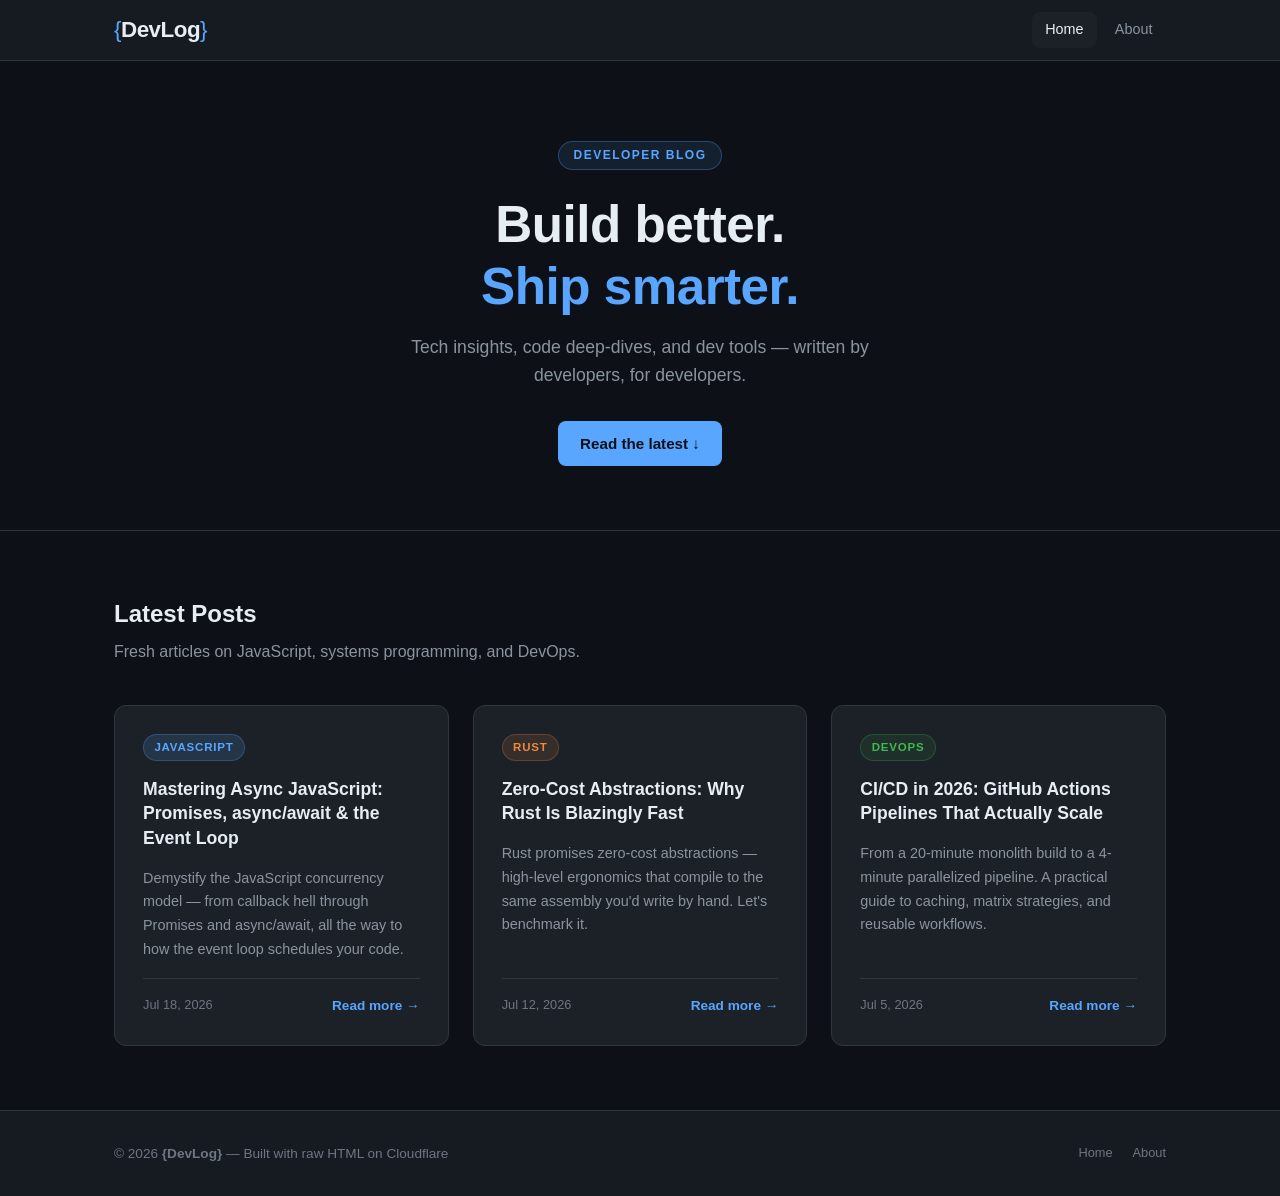
<file: index.html>
<!DOCTYPE html>
<html lang="en">
<head>
  <meta charset="UTF-8"/>
  <meta name="viewport" content="width=device-width,initial-scale=1.0"/>
  <meta name="description" content="DevLog — Tech insights, code deep-dives, and dev tools for modern developers."/>
  <title>DevLog — Developer Blog</title>
  <link rel="stylesheet" href="style.css"/>
</head>
<body>
  <header class="site-header">
    <div class="container nav-inner">
      <a href="index.html" class="logo"><span>{</span>DevLog<span>}</span></a>
      <nav>
        <a href="index.html" class="active">Home</a>
        <a href="about.html">About</a>
      </nav>
    </div>
  </header>

  <main>
    <section class="hero">
      <div class="container">
        <span class="hero-eyebrow">Developer Blog</span>
        <h1>Build better.<br/><span>Ship smarter.</span></h1>
        <p>Tech insights, code deep-dives, and dev tools — written by developers, for developers.</p>
        <a href="#posts" class="hero-cta">Read the latest ↓</a>
      </div>
    </section>

    <section class="posts-section" id="posts">
      <div class="container">
        <h2 class="section-title">Latest Posts</h2>
        <p class="section-sub">Fresh articles on JavaScript, systems programming, and DevOps.</p>
        <div class="post-grid">

          <article class="post-card">
            <span class="post-tag">JavaScript</span>
            <h2><a href="post-async-js.html">Mastering Async JavaScript: Promises, async/await &amp; the Event Loop</a></h2>
            <p class="post-excerpt">Demystify the JavaScript concurrency model — from callback hell through Promises and async/await, all the way to how the event loop schedules your code.</p>
            <div class="post-meta-row">
              <span>Jul 18, 2026</span>
              <a href="post-async-js.html" class="read-more">Read more →</a>
            </div>
          </article>

          <article class="post-card">
            <span class="post-tag rust">Rust</span>
            <h2><a href="#">Zero-Cost Abstractions: Why Rust Is Blazingly Fast</a></h2>
            <p class="post-excerpt">Rust promises zero-cost abstractions — high-level ergonomics that compile to the same assembly you'd write by hand. Let's benchmark it.</p>
            <div class="post-meta-row">
              <span>Jul 12, 2026</span>
              <a href="#" class="read-more">Read more →</a>
            </div>
          </article>

          <article class="post-card">
            <span class="post-tag devops">DevOps</span>
            <h2><a href="#">CI/CD in 2026: GitHub Actions Pipelines That Actually Scale</a></h2>
            <p class="post-excerpt">From a 20-minute monolith build to a 4-minute parallelized pipeline. A practical guide to caching, matrix strategies, and reusable workflows.</p>
            <div class="post-meta-row">
              <span>Jul 5, 2026</span>
              <a href="#" class="read-more">Read more →</a>
            </div>
          </article>

        </div>
      </div>
    </section>
  </main>

  <footer class="site-footer">
    <div class="container footer-inner">
      <div class="footer-left">© 2026 <strong>{DevLog}</strong> — Built with raw HTML on Cloudflare</div>
      <div class="footer-links">
        <a href="index.html">Home</a>
        <a href="about.html">About</a>
      </div>
    </div>
  </footer>
</body>
</html>
</file>
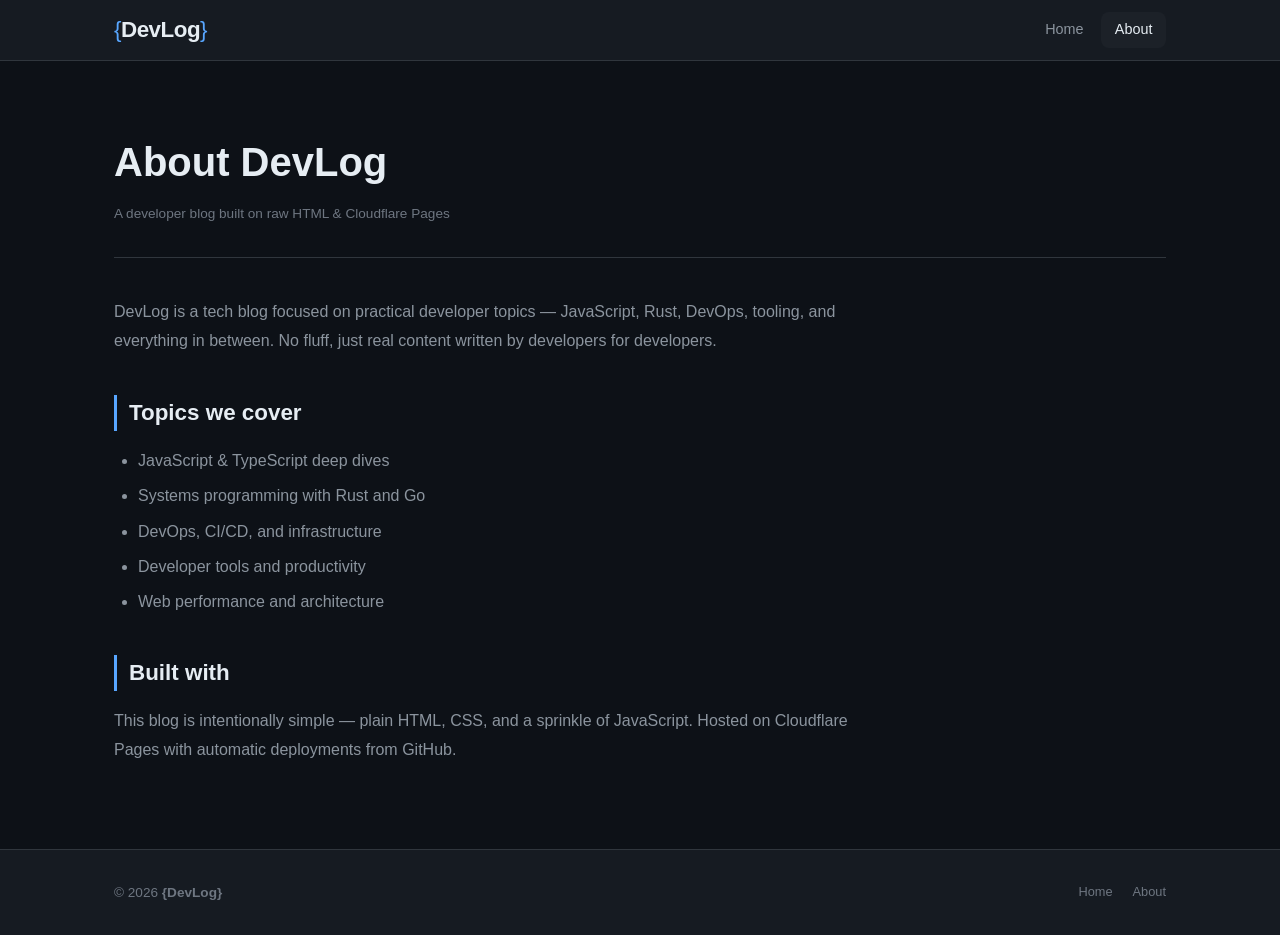
<file: about.html>
<!DOCTYPE html>
<html lang="en">
<head>
  <meta charset="UTF-8"/>
  <meta name="viewport" content="width=device-width,initial-scale=1.0"/>
  <title>About — DevLog</title>
  <link rel="stylesheet" href="style.css"/>
</head>
<body>
  <header class="site-header">
    <div class="container nav-inner">
      <a href="index.html" class="logo"><span>{</span>DevLog<span>}</span></a>
      <nav><a href="index.html">Home</a><a href="about.html" class="active">About</a></nav>
    </div>
  </header>
  <main>
    <section class="post-article">
      <div class="container">
        <div class="post-header">
          <h1>About DevLog</h1>
          <div class="post-header-meta"><span>A developer blog built on raw HTML &amp; Cloudflare Pages</span></div>
        </div>
        <div class="post-body">
          <p>DevLog is a tech blog focused on practical developer topics — JavaScript, Rust, DevOps, tooling, and everything in between. No fluff, just real content written by developers for developers.</p>
          <h2>Topics we cover</h2>
          <ul>
            <li>JavaScript &amp; TypeScript deep dives</li>
            <li>Systems programming with Rust and Go</li>
            <li>DevOps, CI/CD, and infrastructure</li>
            <li>Developer tools and productivity</li>
            <li>Web performance and architecture</li>
          </ul>
          <h2>Built with</h2>
          <p>This blog is intentionally simple — plain HTML, CSS, and a sprinkle of JavaScript. Hosted on Cloudflare Pages with automatic deployments from GitHub.</p>
        </div>
      </div>
    </section>
  </main>
  <footer class="site-footer">
    <div class="container footer-inner">
      <div class="footer-left">© 2026 <strong>{DevLog}</strong></div>
      <div class="footer-links"><a href="index.html">Home</a><a href="about.html">About</a></div>
    </div>
  </footer>
</body>
</html>
</file>
<file: style.css>
/* DevLog — Dark Theme */
*,*::before,*::after{box-sizing:border-box;margin:0;padding:0}
:root{
  --bg:#0d1117;--bg2:#161b22;--card:#1c2128;--border:#30363d;
  --txt:#e6edf3;--muted:#8b949e;--dimmed:#6e7681;
  --accent:#58a6ff;--accent2:#79b8ff;--accent-dim:rgba(88,166,255,.1);
  --tag:#58a6ff;--tag-bg:rgba(88,166,255,.15);
  --green:#3fb950;--red:#f85149;--yellow:#d29922;
  --r:8px;--r2:12px;
}
html{scroll-behavior:smooth}
body{font-family:-apple-system,BlinkMacSystemFont,"Segoe UI",Roboto,sans-serif;background:var(--bg);color:var(--txt);line-height:1.6;min-height:100vh;display:flex;flex-direction:column}
a{color:var(--accent);text-decoration:none;transition:color .2s}
a:hover{color:var(--accent2)}
img{max-width:100%;height:auto}
.container{max-width:1100px;margin:0 auto;padding:0 1.5rem}
main{flex:1}

/* Header */
.site-header{background:var(--bg2);border-bottom:1px solid var(--border);position:sticky;top:0;z-index:100}
.nav-inner{display:flex;align-items:center;justify-content:space-between;height:60px}
.logo{font-size:1.4rem;font-weight:700;color:var(--txt);letter-spacing:-.5px}
.logo span{color:var(--accent);font-weight:300}
.logo:hover{color:var(--accent)}
nav{display:flex;gap:.25rem}
nav a{color:var(--muted);font-size:.9rem;font-weight:500;padding:.4rem .85rem;border-radius:var(--r);transition:all .2s}
nav a:hover,nav a.active{color:var(--txt);background:var(--card)}

/* Hero */
.hero{padding:5rem 0 4rem;text-align:center;border-bottom:1px solid var(--border)}
.hero-eyebrow{display:inline-block;font-size:.75rem;font-weight:600;text-transform:uppercase;letter-spacing:1.5px;color:var(--accent);background:var(--accent-dim);border:1px solid rgba(88,166,255,.3);border-radius:999px;padding:.25rem .9rem;margin-bottom:1.5rem}
.hero h1{font-size:clamp(2rem,5vw,3.2rem);font-weight:700;line-height:1.2;letter-spacing:-.5px;margin-bottom:1rem}
.hero h1 span{color:var(--accent)}
.hero p{font-size:1.1rem;color:var(--muted);max-width:540px;margin:0 auto 2rem}
.hero-cta{display:inline-flex;align-items:center;gap:.5rem;background:var(--accent);color:#0d1117;font-weight:600;font-size:.95rem;padding:.65rem 1.4rem;border-radius:var(--r);transition:all .2s}
.hero-cta:hover{background:var(--accent2);color:#0d1117;transform:translateY(-1px)}

/* Posts */
.posts-section{padding:4rem 0}
.section-title{font-size:1.5rem;font-weight:700;margin-bottom:.35rem}
.section-sub{color:var(--muted);margin-bottom:2.5rem}
.post-grid{display:grid;grid-template-columns:repeat(auto-fill,minmax(310px,1fr));gap:1.5rem}
.post-card{background:var(--card);border:1px solid var(--border);border-radius:var(--r2);padding:1.75rem;display:flex;flex-direction:column;gap:1rem;transition:all .2s;position:relative;overflow:hidden}
.post-card::before{content:"";position:absolute;top:0;left:0;right:0;height:3px;background:linear-gradient(90deg,var(--accent),transparent);opacity:0;transition:opacity .2s}
.post-card:hover{border-color:var(--accent);transform:translateY(-3px);box-shadow:0 8px 30px rgba(0,0,0,.4)}
.post-card:hover::before{opacity:1}
.post-tag{display:inline-flex;align-items:center;font-size:.72rem;font-weight:600;text-transform:uppercase;letter-spacing:.8px;color:var(--tag);background:var(--tag-bg);border:1px solid rgba(88,166,255,.25);border-radius:999px;padding:.2rem .65rem;align-self:flex-start}
.post-tag.rust{color:#f0883e;background:rgba(240,136,62,.12);border-color:rgba(240,136,62,.25)}
.post-tag.devops{color:var(--green);background:rgba(63,185,80,.1);border-color:rgba(63,185,80,.25)}
.post-card h2{font-size:1.1rem;font-weight:700;line-height:1.4}
.post-card h2 a{color:inherit}
.post-card h2 a:hover{color:var(--accent)}
.post-excerpt{color:var(--muted);font-size:.9rem;line-height:1.65;flex:1}
.post-meta-row{display:flex;align-items:center;justify-content:space-between;font-size:.8rem;color:var(--dimmed);border-top:1px solid var(--border);padding-top:1rem;margin-top:auto}
.read-more{color:var(--accent);font-weight:600;font-size:.85rem}
.read-more:hover{color:var(--accent2)}

/* Blog post */
.post-article{padding:4rem 0}
.post-header{margin-bottom:2.5rem;padding-bottom:2rem;border-bottom:1px solid var(--border)}
.post-header h1{font-size:clamp(1.6rem,4vw,2.5rem);font-weight:700;line-height:1.25;margin:.75rem 0 1rem}
.post-header-meta{display:flex;gap:1.25rem;font-size:.85rem;color:var(--dimmed);flex-wrap:wrap}
.post-body{max-width:740px}
.post-body h2{font-size:1.4rem;font-weight:700;margin:2.5rem 0 1rem;padding-left:.75rem;border-left:3px solid var(--accent)}
.post-body h3{font-size:1.1rem;font-weight:600;margin:1.75rem 0 .75rem}
.post-body p{color:var(--muted);margin-bottom:1.25rem;line-height:1.8}
.post-body ul,.post-body ol{color:var(--muted);margin-bottom:1.25rem;padding-left:1.5rem}
.post-body li{margin-bottom:.5rem;line-height:1.7}
.post-body strong{color:var(--txt);font-weight:600}
.post-body code{font-family:"SFMono-Regular",Consolas,monospace;font-size:.85em;background:var(--card);border:1px solid var(--border);border-radius:4px;padding:.15em .4em}
.post-body pre{margin:1.5rem 0;border-radius:var(--r2);border:1px solid var(--border);overflow:hidden}
.post-body pre code.hljs{background:transparent;border:none;padding:1.25rem;font-size:.875rem;line-height:1.7;display:block;overflow-x:auto}

/* Footer */
.site-footer{background:var(--bg2);border-top:1px solid var(--border);padding:2rem 0}
.footer-inner{display:flex;align-items:center;justify-content:space-between;flex-wrap:wrap;gap:1rem}
.footer-left{font-size:.85rem;color:var(--dimmed)}
.footer-links{display:flex;gap:1.25rem}
.footer-links a{font-size:.8rem;color:var(--dimmed)}
.footer-links a:hover{color:var(--accent)}

/* 404 */
.not-found{display:flex;flex-direction:column;align-items:center;justify-content:center;text-align:center;min-height:70vh;padding:3rem 1.5rem}
.not-found-code{font-size:clamp(5rem,15vw,9rem);font-weight:800;line-height:1;background:linear-gradient(135deg,var(--accent),#8b5cf6);-webkit-background-clip:text;-webkit-text-fill-color:transparent;background-clip:text;margin-bottom:1rem}
.not-found h2{font-size:1.5rem;font-weight:700;margin-bottom:.75rem}
.not-found p{color:var(--muted);margin-bottom:2rem;max-width:400px}
.btn{display:inline-flex;align-items:center;gap:.4rem;padding:.65rem 1.4rem;border-radius:var(--r);font-weight:600;font-size:.9rem;transition:all .2s;text-decoration:none}
.btn-primary{background:var(--accent);color:#0d1117}
.btn-primary:hover{background:var(--accent2);color:#0d1117}

@media(max-width:768px){.post-grid{grid-template-columns:1fr}.footer-inner{flex-direction:column}}
</file>
